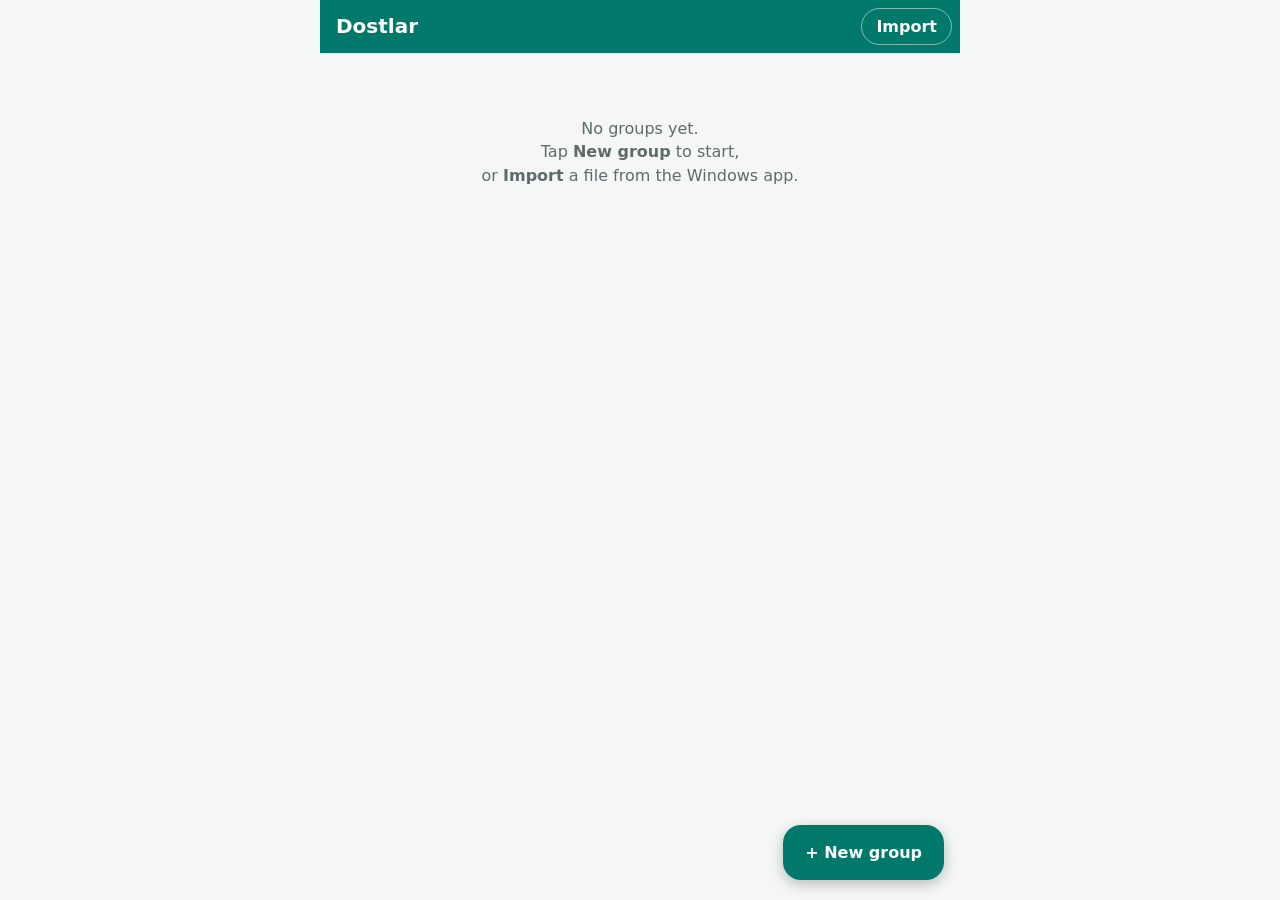
<file: index.html>
<!doctype html>
<html lang="en">
<head>
  <meta charset="utf-8">
  <meta name="viewport" content="width=device-width, initial-scale=1, viewport-fit=cover">
  <meta name="theme-color" content="#00796b">
  <meta name="description" content="Split shared costs between friends. Works offline.">
  <title>Dostlar</title>
  <link rel="manifest" href="manifest.webmanifest">
  <link rel="icon" href="icons/icon.svg" type="image/svg+xml">
  <link rel="apple-touch-icon" href="icons/icon-192.png">
  <link rel="stylesheet" href="style.css">
</head>
<body>
  <main id="app"></main>
  <dialog id="dlg"></dialog>
  <div id="toast" role="status"></div>
  <input type="file" id="importFile" accept=".json,.txt,application/json,text/plain" hidden>
  <script type="module" src="app.js"></script>
  <script>
    if ('serviceWorker' in navigator) {
      // When a newer version has been downloaded, reload once so it is used right away.
      const hadController = !!navigator.serviceWorker.controller;
      let reloaded = false;
      navigator.serviceWorker.addEventListener('controllerchange', () => {
        if (hadController && !reloaded) { reloaded = true; location.reload(); }
      });
      window.addEventListener('load', () => {
        navigator.serviceWorker.register('sw.js', { updateViaCache: 'none' }).then((reg) => {
          // Check for a new version each time the app is brought back to the screen.
          document.addEventListener('visibilitychange', () => {
            if (document.visibilityState === 'visible') reg.update().catch(() => {});
          });
        });
      });
    }
  </script>
</body>
</html>
</file>
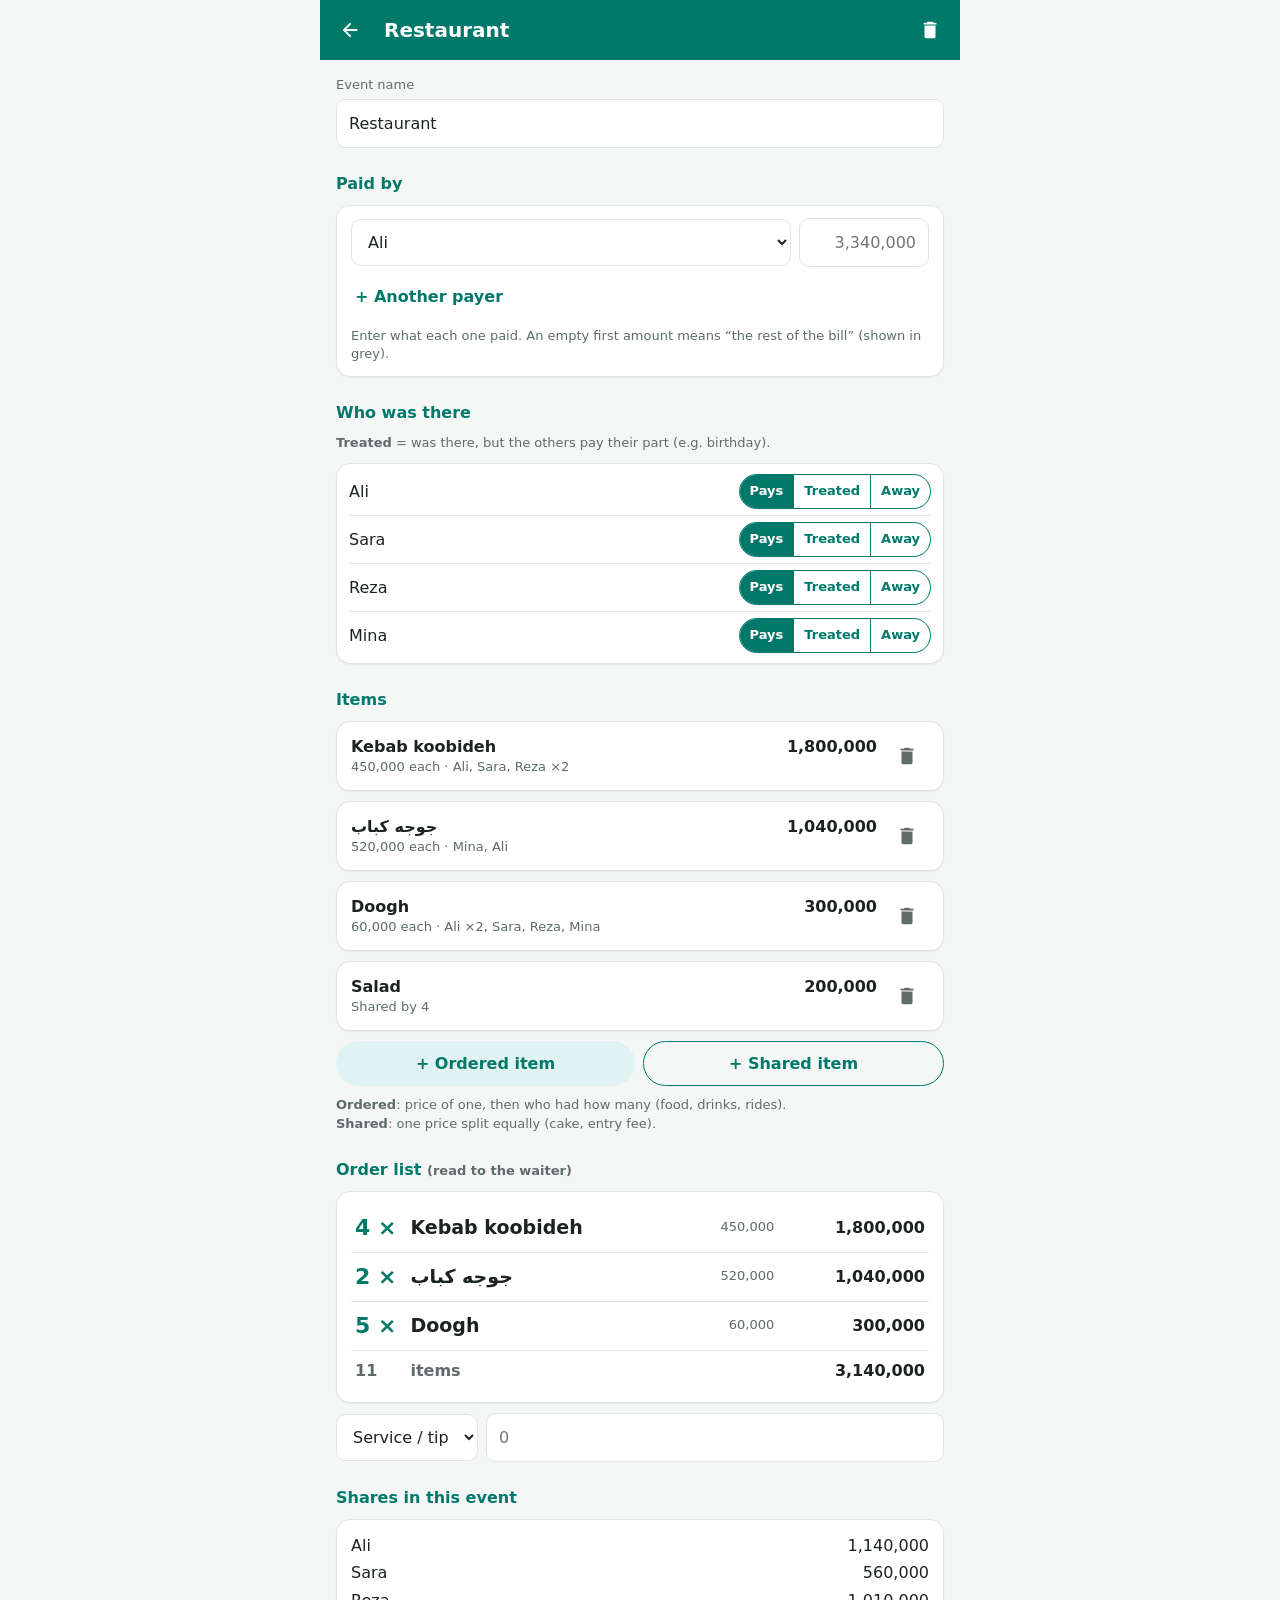
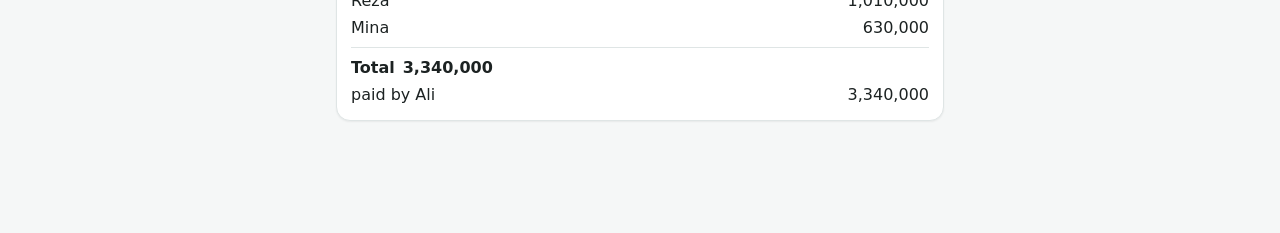
<file: test/orders.html>
<!doctype html>
<meta charset="utf-8">
<meta name="viewport" content="width=device-width, initial-scale=1">
<link rel="stylesheet" href="../style.css">
<title>order list view</title>
<main id="app"></main>
<dialog id="dlg"></dialog>
<div id="toast"></div>
<input type="file" id="importFile" hidden>
<script type="module">
// Opens an event with several ordered items and scrolls to the order list (for a screenshot).
const q = (o) => o;
const t = { id: 'g', name: 'Dinner', createdAt: 1, friends: ['Ali', 'Sara', 'Reza', 'Mina'].map((n) => ({ id: n, name: n })),
  events: [{ id: 'e', name: 'Restaurant', payerId: 'Ali', presence: {}, extra: 0, items: [
    { id: '1', name: 'Kebab koobideh', kind: 'ORDERED', price: 450000, quantities: q({ Ali: 1, Sara: 1, Reza: 2 }), excluded: [] },
    { id: '2', name: 'جوجه کباب', kind: 'ORDERED', price: 520000, quantities: q({ Mina: 1, Ali: 1 }), excluded: [] },
    { id: '3', name: 'Doogh', kind: 'ORDERED', price: 60000, quantities: q({ Ali: 2, Sara: 1, Reza: 1, Mina: 1 }), excluded: [] },
    { id: '4', name: 'Salad', kind: 'SHARED', price: 200000, quantities: {}, excluded: [] }] }] };
localStorage.setItem('dostlar.trips.v1', JSON.stringify([t]));
history.replaceState(null, '', '#/e/g/e');
await import('../app.js');
document.querySelector('.orders').closest('.card').previousElementSibling.scrollIntoView();
</script>
</file>
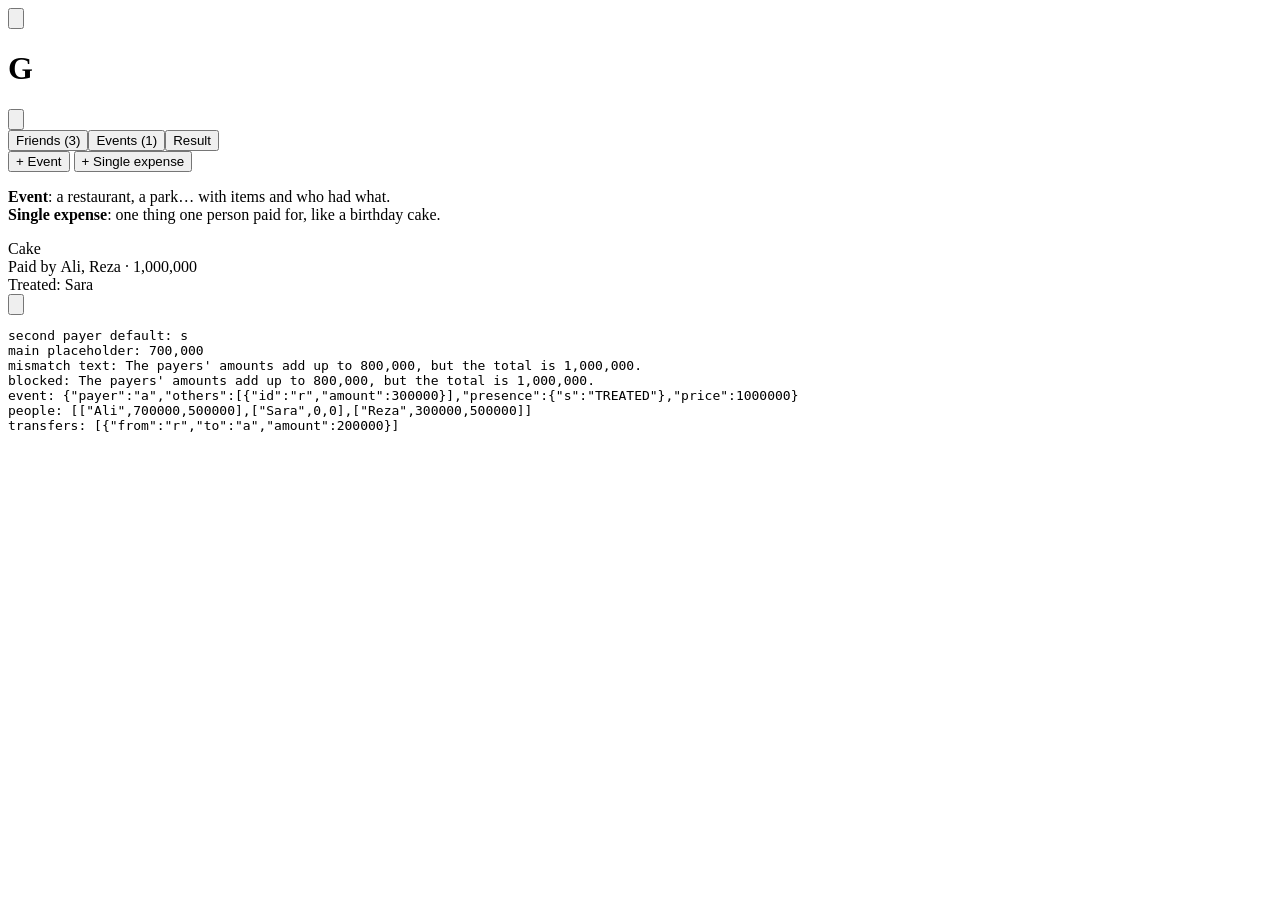
<file: test/quick.html>
<!doctype html>
<meta charset="utf-8">
<title>quick expense test</title>
<main id="app"></main>
<dialog id="dlg"></dialog>
<div id="toast"></div>
<input type="file" id="importFile" hidden>
<pre id="out">running…</pre>
<script type="module">
// Drives the Single expense dialog: two payers (Ali main, Reza 300,000), Sara unticked.
const t = { id: 'g', name: 'G', createdAt: 1, events: [], friends: [
  { id: 'a', name: 'Ali' }, { id: 's', name: 'Sara' }, { id: 'r', name: 'Reza' }] };
localStorage.setItem('dostlar.trips.v1', JSON.stringify([t]));
history.replaceState(null, '', '#/t/g/events');
await import('../app.js');
const C = await import('../calc.js');
const wait = (ms) => new Promise((r) => setTimeout(r, ms));
const set = (el, v) => { el.value = v; el.dispatchEvent(new Event('input', { bubbles: true })); el.dispatchEvent(new Event('change', { bubbles: true })); };
const out = [];
try {
  document.querySelector('[data-act=quickExpense]').click();
  await wait(50);
  const dlg = document.getElementById('dlg');
  set(dlg.querySelector('[name=nm]'), 'Cake');
  set(dlg.querySelector('[name=price]'), '1000000');
  dlg.querySelector('[data-dact=addp]').click();
  await wait(20);
  const sel = dlg.querySelector('.qp-id');
  out.push('second payer default: ' + sel.value);
  set(sel, 'r');
  set(dlg.querySelector('.qp-amt'), '300000');
  out.push('main placeholder: ' + dlg.querySelector('[name=pamt]').placeholder);
  set(dlg.querySelector('[name=pamt]'), '500000');
  out.push('mismatch text: ' + dlg.querySelector('.qrest').textContent);
  dlg.querySelector('[data-dval=ok]').click();
  await wait(20);
  out.push('blocked: ' + dlg.querySelector('.derr').textContent);
  set(dlg.querySelector('[name=pamt]'), '700000');
  dlg.querySelector('[name=s][value=s]').checked = false;
  dlg.querySelector('[data-dval=ok]').click();
  await wait(50);
  const saved = JSON.parse(localStorage.getItem('dostlar.trips.v1'))[0];
  const e = saved.events[0];
  out.push('event: ' + JSON.stringify({ payer: e.payerId, others: e.otherPayers, presence: e.presence, price: e.items[0].price }));
  const r = C.tripResult(saved);
  out.push('people: ' + JSON.stringify(r.people.map((p) => [p.friend.name, p.paid, p.share])));
  out.push('transfers: ' + JSON.stringify(r.transfers));
} catch (err) { out.push('ERROR ' + err.message); }
document.getElementById('out').textContent = out.join('\n');
</script>
</file>
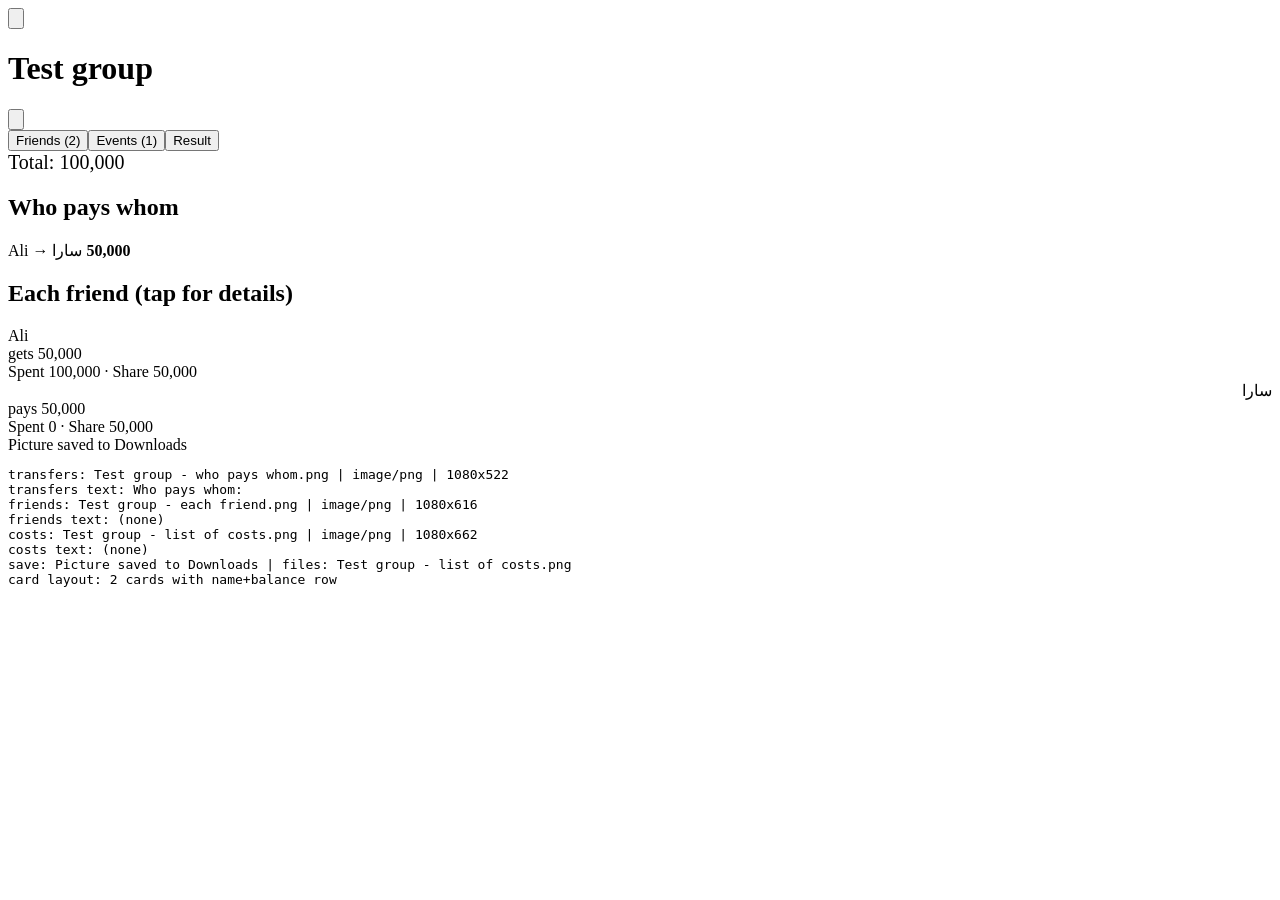
<file: test/share.html>
<!doctype html>
<meta charset="utf-8">
<title>share test</title>
<main id="app"></main>
<dialog id="dlg"></dialog>
<div id="toast"></div>
<input type="file" id="importFile" hidden>
<pre id="out">running…</pre>
<script type="module">
// Uses each of the three Share choices with a fake share sheet and reports what would be sent.
const t = { id: 'g', name: 'Test group', createdAt: 1, friends: [{ id: 'a', name: 'Ali' }, { id: 's', name: 'سارا' }],
  events: [{ id: 'e', name: 'Cake', payerId: 'a', presence: {}, extra: 0,
    items: [{ id: 'i', name: 'Cake', kind: 'SHARED', price: 100000, quantities: {}, excluded: [] }] }] };
localStorage.setItem('dostlar.trips.v1', JSON.stringify([t]));
history.replaceState(null, '', '#/t/g/result');
let shared = null;
navigator.canShare = (d) => !!(d && d.files);
navigator.share = async (d) => { shared = d; };
const downloads = [];
HTMLAnchorElement.prototype.click = function () { if (this.download) downloads.push(this.download); };
await import('../app.js');
const wait = (ms) => new Promise((r) => setTimeout(r, ms));
const out = [];
try {
  for (const choice of ['transfers', 'friends', 'costs']) {
    shared = null;
    document.querySelector('[data-act=share]').click();
    await wait(30);
    document.querySelector(`#dlg [data-k=${choice}]`).click();
    document.querySelector('#dlg [data-dval=share]').click();
    for (let i = 0; i < 100 && !shared; i++) await wait(20);
    for (const f of shared.files) {
      const dv = new DataView(await f.slice(0, 24).arrayBuffer());
      out.push(`${choice}: ${f.name} | ${f.type} | ${dv.getUint32(16)}x${dv.getUint32(20)}`);
    }
    out.push(`${choice} text: ${shared.text ? shared.text.split('\n')[3] : '(none)'}`);
  }
  // Save to phone
  document.querySelector('[data-act=share]').click();
  await wait(30);
  document.querySelector('#dlg [data-k=costs]').click();
  document.querySelector('#dlg [data-dval=save]').click();
  for (let i = 0; i < 100 && !document.getElementById('toast').textContent.includes('saved'); i++) await wait(20);
  out.push('save: ' + document.getElementById('toast').textContent + ' | files: ' + downloads.join(', '));
  out.push('card layout: ' + document.querySelectorAll('.pcard .row .title').length + ' cards with name+balance row');
} catch (e) { out.push('ERROR ' + e.message); }
document.getElementById('out').textContent = out.join('\n');
</script>
</file>
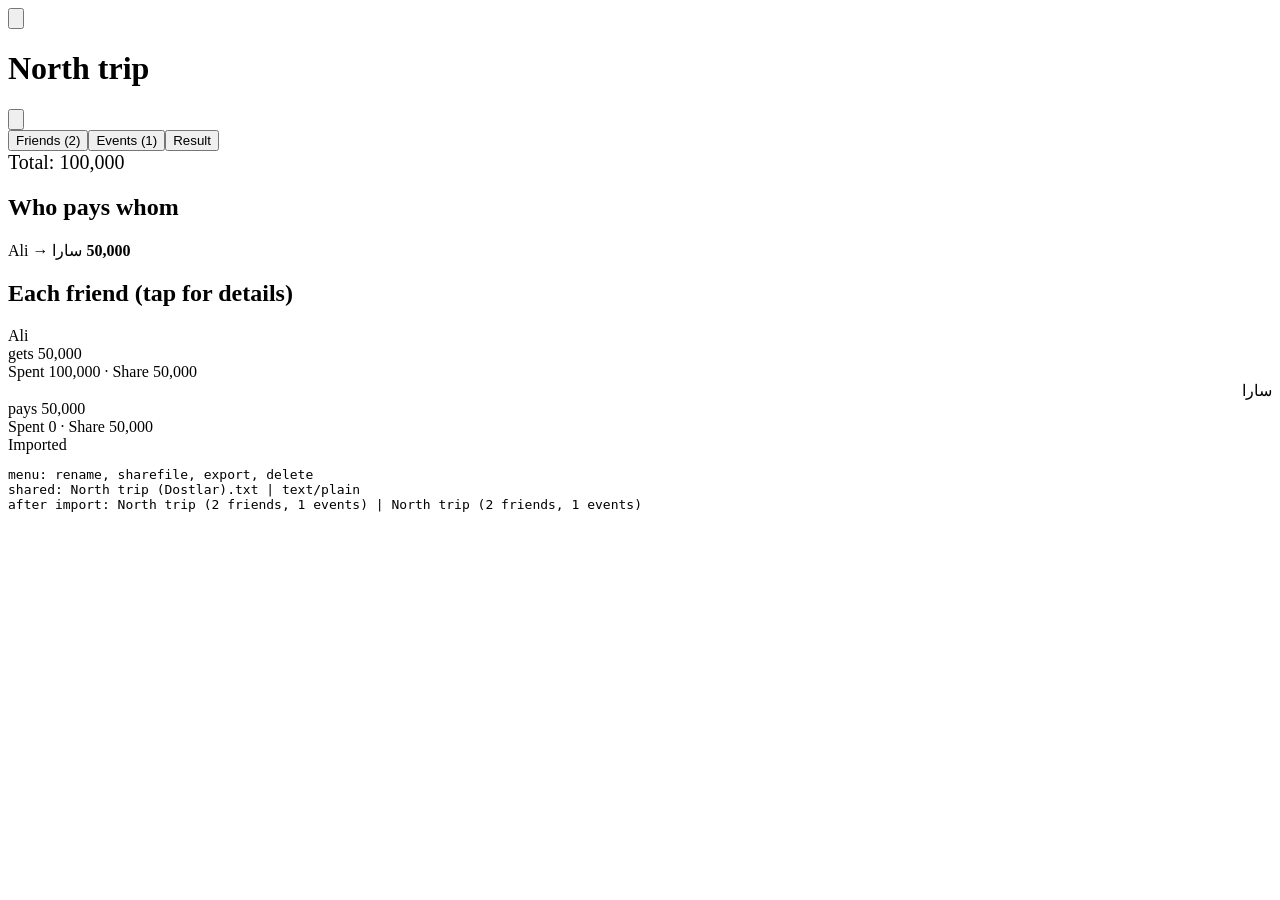
<file: test/sharefile.html>
<!doctype html>
<meta charset="utf-8">
<title>share file test</title>
<main id="app"></main>
<dialog id="dlg"></dialog>
<div id="toast"></div>
<input type="file" id="importFile" hidden>
<pre id="out">running…</pre>
<script type="module">
// Group menu → Share file (fake share sheet), then imports the shared file back.
const t = { id: 'g', name: 'North trip', createdAt: 1, friends: [{ id: 'a', name: 'Ali' }, { id: 's', name: 'سارا' }],
  events: [{ id: 'e', name: 'Cake', payerId: 'a', presence: {}, extra: 0,
    items: [{ id: 'i', name: 'Cake', kind: 'SHARED', price: 100000, quantities: {}, excluded: [] }] }] };
localStorage.setItem('dostlar.trips.v1', JSON.stringify([t]));
history.replaceState(null, '', '#/');
let shared = null;
navigator.canShare = (d) => !!(d && d.files);
navigator.share = async (d) => { shared = d; };
await import('../app.js');
const wait = (ms) => new Promise((r) => setTimeout(r, ms));
const out = [];
try {
  document.querySelector('[data-act=tripMenu]').click();
  await wait(30);
  out.push('menu: ' + [...document.querySelectorAll('#dlg .menu button')].map((b) => b.dataset.v).join(', '));
  document.querySelector('#dlg [data-v=sharefile]').click();
  for (let i = 0; i < 100 && !shared; i++) await wait(20);
  const f = shared.files[0];
  out.push(`shared: ${f.name} | ${f.type}`);
  // import it back through the Import button's file input
  const input = document.getElementById('importFile');
  const dt = new DataTransfer();
  dt.items.add(new File([await f.text()], f.name, { type: 'text/plain' }));
  input.files = dt.files;
  input.dispatchEvent(new Event('change'));
  for (let i = 0; i < 100 && JSON.parse(localStorage.getItem('dostlar.trips.v1')).length < 2; i++) await wait(20);
  const all = JSON.parse(localStorage.getItem('dostlar.trips.v1'));
  out.push('after import: ' + all.map((x) => `${x.name} (${x.friends.length} friends, ${x.events.length} events)`).join(' | '));
} catch (e) { out.push('ERROR ' + e.message); }
document.getElementById('out').textContent = out.join('\n');
</script>
</file>
<file: style.css>
:root {
  --primary: #00796b;
  --primary-soft: #e0f2f1;
  --accent: #ff8f00;
  --bg: #f5f7f7;
  --card: #ffffff;
  --text: #1c2222;
  --muted: #5f6b6b;
  --line: #dfe5e5;
  --good: #2e7d32;
  --bad: #c62828;
  --radius: 14px;
  color-scheme: light;
}
@media (prefers-color-scheme: dark) {
  :root {
    --primary: #4db6ac;
    --primary-soft: #16302d;
    --accent: #ffb74d;
    --bg: #101414;
    --card: #1b2121;
    --text: #e6eeee;
    --muted: #9aa8a8;
    --line: #2c3535;
    --good: #66bb6a;
    --bad: #ef5350;
    color-scheme: dark;
  }
}

* { box-sizing: border-box; }
html, body { margin: 0; }
body {
  background: var(--bg);
  color: var(--text);
  font: 16px/1.45 system-ui, -apple-system, "Segoe UI", Roboto, Vazirmatn, Tahoma, sans-serif;
  -webkit-tap-highlight-color: transparent;
}
#app { max-width: 640px; margin: 0 auto; padding-bottom: 96px; min-height: 100vh; }

/* ---- top bar ---- */
.bar {
  position: sticky; top: 0; z-index: 5;
  display: flex; align-items: center; gap: 4px;
  padding: calc(8px + env(safe-area-inset-top)) 8px 8px;
  background: var(--primary); color: #fff;
}
.bar h1 { flex: 1; margin: 0 8px; font-size: 20px; font-weight: 600; white-space: nowrap; overflow: hidden; text-overflow: ellipsis; }
.bar .icon { color: #fff; }
.bar .textbtn { color: #fff; border-color: rgba(255,255,255,.5); }

/* ---- tabs ---- */
.tabs { display: flex; background: var(--card); border-bottom: 1px solid var(--line); position: sticky; top: 56px; z-index: 4; }
.tabs button {
  flex: 1; padding: 12px 4px; border: 0; background: none; color: var(--muted);
  font: inherit; font-weight: 600; border-bottom: 3px solid transparent; cursor: pointer;
}
.tabs button.on { color: var(--primary); border-bottom-color: var(--primary); }

.content { padding: 16px; display: flex; flex-direction: column; gap: 10px; }

/* ---- cards, lists ---- */
.card {
  background: var(--card); border-radius: var(--radius); padding: 12px 14px;
  box-shadow: 0 1px 2px rgba(0,0,0,.06); border: 1px solid var(--line);
}
.card.click { cursor: pointer; }
.card.click:active { background: var(--primary-soft); }
.row { display: flex; align-items: center; gap: 8px; }
.grow { flex: 1; min-width: 0; }
.title { font-weight: 600; font-size: 17px; overflow-wrap: anywhere; }
.muted { color: var(--muted); font-size: 14px; }
.small { font-size: 13px; }
.warn { color: var(--bad); font-size: 14px; }
.good { color: var(--good); font-weight: 700; }
.bad { color: var(--bad); font-weight: 700; }
.num { font-variant-numeric: tabular-nums; white-space: nowrap; }
h2 { margin: 14px 0 0; font-size: 16px; color: var(--primary); }
.hint { margin: 0; color: var(--muted); font-size: 13px; }
.empty { text-align: center; color: var(--muted); padding: 48px 24px; }
.list { list-style: none; margin: 0; padding: 0; background: var(--card); border-radius: var(--radius); border: 1px solid var(--line); }
.list li { display: flex; align-items: center; gap: 4px; padding: 4px 4px 4px 14px; border-bottom: 1px solid var(--line); }
.list li:last-child { border-bottom: 0; }
.list li .grow { overflow-wrap: anywhere; }
.transfer { background: var(--primary-soft); border-color: transparent; }
.lines div { display: flex; gap: 8px; padding: 2px 0; }
.lines div span:first-child { flex: 1; }
hr { border: 0; border-top: 1px solid var(--line); margin: 6px 0; }

/* ---- buttons ---- */
button { font: inherit; }
.btn {
  border: 0; border-radius: 999px; padding: 10px 18px; cursor: pointer;
  background: var(--primary); color: #fff; font-weight: 600;
}
.btn.soft { background: var(--primary-soft); color: var(--primary); }
.btn.outline { background: none; border: 1.5px solid var(--primary); color: var(--primary); }
.btn.danger { background: none; color: var(--bad); }
.btn.plain { background: none; color: var(--primary); }
.btn:disabled { opacity: .45; }
.btns { display: flex; gap: 8px; }
.btns > * { flex: 1; }
.textbtn { background: none; border: 1.5px solid; border-radius: 999px; padding: 6px 14px; font-weight: 600; cursor: pointer; }
.icon {
  width: 44px; height: 44px; flex: none; border: 0; border-radius: 50%; background: none;
  color: var(--muted); display: inline-grid; place-items: center; cursor: pointer;
}
.icon:active { background: rgba(127,127,127,.18); }
.icon svg { width: 22px; height: 22px; }
.fab {
  position: fixed; right: max(16px, calc(50% - 304px)); bottom: calc(20px + env(safe-area-inset-bottom));
  border: 0; border-radius: 18px; padding: 16px 22px; background: var(--primary); color: #fff;
  font-weight: 700; box-shadow: 0 4px 14px rgba(0,0,0,.25); cursor: pointer; z-index: 6;
}

/* ---- forms ---- */
label.field { display: flex; flex-direction: column; gap: 4px; font-size: 13px; color: var(--muted); }
input[type=text], input:not([type]), select {
  width: 100%; padding: 12px; border: 1.5px solid var(--line); border-radius: 10px;
  background: var(--card); color: var(--text); font: inherit; font-size: 16px;
}
input:focus, select:focus { outline: none; border-color: var(--primary); }
.addrow { display: flex; gap: 8px; }
.addrow input { flex: 1; }

/* segmented choice */
.seg { display: inline-flex; border: 1.5px solid var(--primary); border-radius: 999px; overflow: hidden; flex: none; }
.seg button {
  border: 0; background: none; color: var(--primary); padding: 7px 10px; font-size: 13px; font-weight: 600; cursor: pointer;
}
.seg button + button { border-left: 1.5px solid var(--primary); }
.seg button.on { background: var(--primary); color: #fff; }
.seg.wide { display: flex; }
.seg.wide button { flex: 1; }
.prow { display: flex; align-items: center; gap: 8px; padding: 6px 0; border-bottom: 1px solid var(--line); }
.prow:last-child { border-bottom: 0; }
.prow .grow { overflow-wrap: anywhere; }

/* quantity stepper */
.qty { display: flex; align-items: center; gap: 2px; }
.qty button {
  width: 40px; height: 40px; border-radius: 50%; border: 1.5px solid var(--primary);
  background: none; color: var(--primary); font-size: 22px; line-height: 1; cursor: pointer;
}
.qty button:disabled { opacity: .3; }
.qty b { min-width: 28px; text-align: center; }
.check { display: flex; align-items: center; gap: 10px; padding: 8px 0; cursor: pointer; }
.check input { width: 22px; height: 22px; accent-color: var(--primary); }

/* ---- dialog ---- */
dialog {
  border: 0; border-radius: 20px; padding: 0; width: min(520px, calc(100vw - 24px));
  max-height: calc(100vh - 48px); background: var(--card); color: var(--text);
}
dialog::backdrop { background: rgba(0,0,0,.45); }
.dlg { display: flex; flex-direction: column; max-height: calc(100vh - 48px); }
.dlg h3 { margin: 0; padding: 18px 20px 6px; font-size: 19px; }
.dbody { padding: 8px 20px; overflow-y: auto; display: flex; flex-direction: column; gap: 10px; }
.dbtns { display: flex; justify-content: flex-end; gap: 4px; padding: 10px 12px 14px; flex-wrap: wrap; }
.derr { color: var(--bad); font-size: 14px; min-height: 0; }
.menu button { display: block; width: 100%; text-align: left; padding: 14px 4px; border: 0; background: none; color: var(--text); font-size: 17px; cursor: pointer; border-bottom: 1px solid var(--line); }
.menu button:last-child { border-bottom: 0; }
.menu button.danger { color: var(--bad); }

#toast {
  position: fixed; left: 50%; bottom: 96px; transform: translateX(-50%);
  background: #323232; color: #fff; padding: 10px 18px; border-radius: 10px;
  opacity: 0; pointer-events: none; transition: opacity .2s; z-index: 50; max-width: 90vw;
}
#toast.show { opacity: 1; }

/* payers */
.payers { display: flex; flex-direction: column; gap: 8px; }
.payers select { flex: 1; min-width: 0; width: auto; }
.payers .payamt { flex: none; width: 130px; text-align: right; }
.payers .payrest { text-align: right; flex: none; min-width: 90px; }
.payers > .btn { align-self: flex-start; padding-left: 4px; }
.payers .iconspace { width: 44px; flex: none; }

/* order list */
.orders { width: 100%; border-collapse: collapse; }
.orders td { padding: 8px 4px; border-bottom: 1px solid var(--line); vertical-align: middle; }
.orders .oq { font-size: 22px; font-weight: 800; color: var(--primary); white-space: nowrap; width: 1%; padding-right: 10px; }
.orders .on { font-size: 19px; font-weight: 600; overflow-wrap: anywhere; }
.orders .op { color: var(--muted); font-size: 13px; text-align: right; }
.orders .ot { text-align: right; font-weight: 600; }
.orders .osum td { border-bottom: 0; font-weight: 700; }
.orders .osum .oq, .orders .osum .on { font-size: 16px; color: var(--muted); }

/* result cards: balance next to the name, numbers on their own line */
.pcard { display: flex; flex-direction: column; gap: 2px; }
.pcard .row > span { flex: none; }

/* picture picker */
.picks { display: flex; flex-direction: column; gap: 8px; }
.pick {
  display: flex; align-items: center; gap: 12px; text-align: left; width: 100%;
  padding: 12px 14px; border-radius: 14px; border: 1.5px solid var(--line);
  background: none; color: var(--text); font-size: 17px; cursor: pointer;
}
.pick .dot { width: 20px; height: 20px; border-radius: 50%; border: 2px solid var(--muted); flex: none; }
.pick.on { border-color: var(--primary); background: var(--primary-soft); }
.pick.on .dot { border-color: var(--primary); background: radial-gradient(var(--primary) 45%, transparent 50%); }

/* names in any language line up on the left like the rest of the screen */
:not(input):not(textarea)[dir="auto"] { text-align: left; }
</file>
